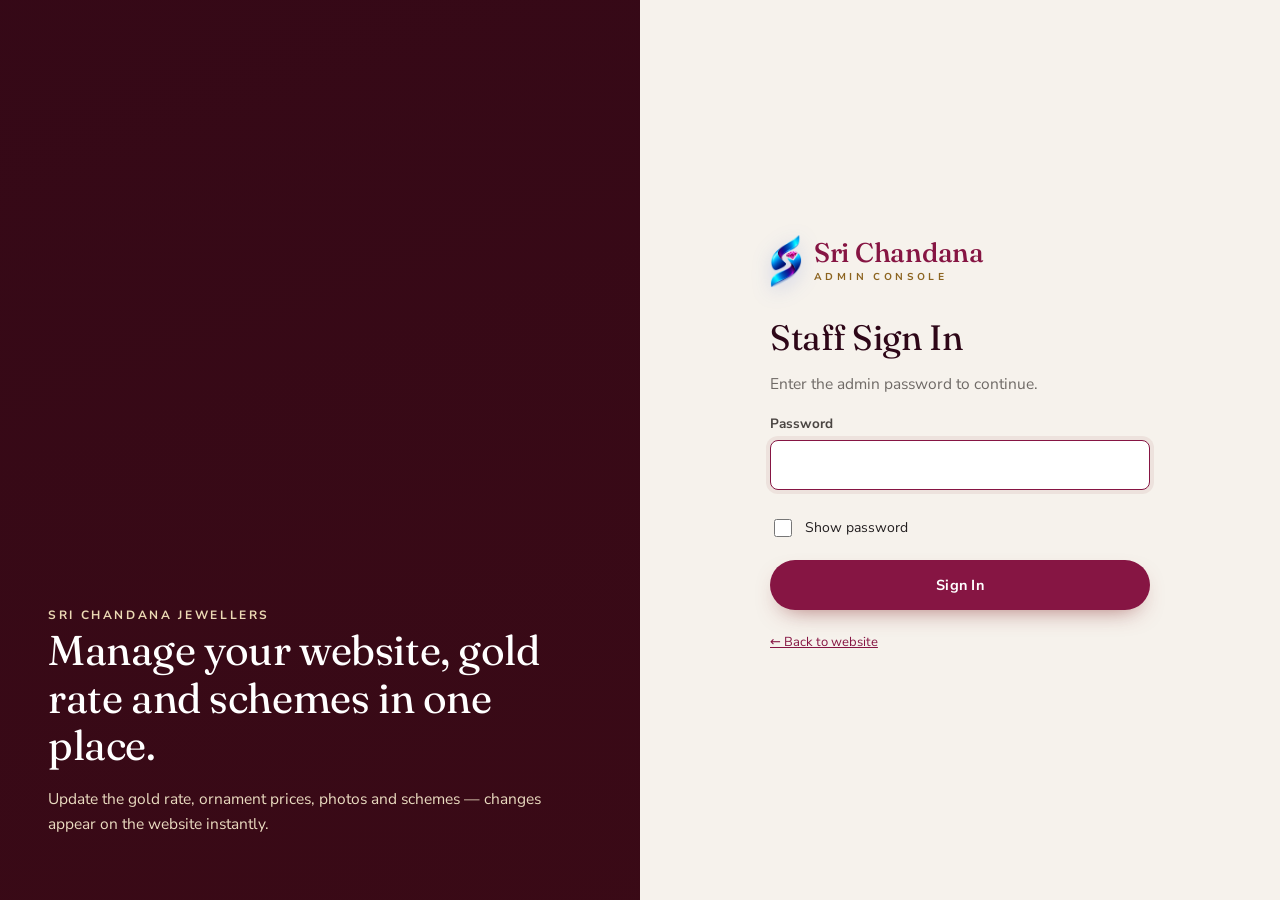
<file: admin.html>
<!doctype html>
<html lang="en">
<head>
  <meta charset="utf-8">
  <meta name="viewport" content="width=device-width, initial-scale=1">
  <meta name="robots" content="noindex, nofollow">
  <title>Admin | Sri Chandana Jewellers</title>
  <meta name="theme-color" content="#3B0A16">
  <link rel="icon" type="image/png" href="assets/favicon.png">
  <link rel="preconnect" href="https://fonts.googleapis.com"><link rel="preconnect" href="https://fonts.gstatic.com" crossorigin>
  <link href="https://fonts.googleapis.com/css2?family=Fraunces:opsz,wght@9..144,300;9..144,400;9..144,500;9..144,600&family=Nunito+Sans:wght@400;600;700;800&display=swap" rel="stylesheet">
  <link rel="stylesheet" href="css/style.css">
  <link rel="stylesheet" href="css/admin.css">
</head>
<body class="admin">
  <div id="root"></div>
  <div class="toast-wrap" role="status" aria-live="polite" id="toasts"></div>
  <dialog class="modal wide" id="dlg" aria-labelledby="dlgTitle"></dialog>
  <script src="js/store.js"></script>
  <script src="js/firebase-config.js"></script>
  <script src="js/cloud.js"></script>
  <script src="js/live-rate.js"></script>
  <script src="js/admin.js"></script>
</body>
</html>
</file>
<file: css/style.css>
/* Sri Chandana Jewellers — storefront styles (v2: light, premium, editorial) */
:root {
  --maroon: #861543;
  --maroon-2: #A11F54;
  --maroon-ink: #2E0718;
  --gold: #B8893A;
  --gold-text: #8C6420;
  --gold-soft: #EBD9B4;
  --gold-grad: linear-gradient(110deg, #9C7128 0%, #D9B266 35%, #F6E3B0 50%, #D3A956 65%, #9C7128 100%);
  --blush: #FBF3EE;
  --blush-2: #F6E8E0;
  --cream: #FFFFFF;
  --cream-2: #F7F1EC;
  --ink: #231F20;
  --ink-2: #4A4542;
  --muted: #6F6A66;
  --sub: #56544E;
  --line: #EDE3DB;
  --white: #FFFFFF;
  --ok: #1E7A46;
  --err: #B42318;
  --radius: 8px;
  --radius-lg: 16px;
  --radius-xl: 24px;
  --shadow: 0 1px 2px rgba(48, 7, 8, .04), 0 6px 20px rgba(48, 7, 8, .06);
  --shadow-lg: 0 24px 60px -18px rgba(48, 7, 8, .28);
  --serif: 'Fraunces', 'Cormorant Garamond', Georgia, serif;
  --sans: 'Nunito Sans', system-ui, -apple-system, 'Segoe UI', sans-serif;
  --ease: cubic-bezier(.22, .8, .24, 1);
  --ease-out: cubic-bezier(.16, 1, .3, 1);
  --wrap: 1320px;
}

*, *::before, *::after { box-sizing: border-box; }
html { scroll-behavior: smooth; -webkit-text-size-adjust: 100%; }
body { margin: 0; font-family: var(--sans); font-size: 15.5px; line-height: 1.6; color: var(--ink); background: var(--white); -webkit-font-smoothing: antialiased; text-rendering: optimizeLegibility; }
img { max-width: 100%; display: block; }
[hidden] { display: none !important; }
a { color: inherit; text-decoration: none; }
button, input, select, textarea { font: inherit; color: inherit; }
button { cursor: pointer; background: none; border: 0; padding: 0; }
:focus-visible { outline: 2px solid var(--maroon); outline-offset: 3px; border-radius: 4px; }
::selection { background: var(--gold-soft); color: var(--maroon-ink); }
.sr-only { position: absolute; width: 1px; height: 1px; overflow: hidden; clip: rect(0 0 0 0); white-space: nowrap; }
.skip { position: absolute; left: 8px; top: -60px; background: var(--maroon); color: #fff; padding: 10px 16px; z-index: 1000; border-radius: var(--radius); }
.skip:focus { top: 8px; }
.wrap { max-width: var(--wrap); margin: 0 auto; padding: 0 32px; }
h1, h2, h3, h4 { font-family: var(--serif); font-weight: 400; line-height: 1.15; margin: 0 0 .4em; color: var(--maroon-ink); font-optical-sizing: auto; letter-spacing: -.01em; }
h1 { font-size: clamp(2.2rem, 4.4vw, 3.6rem); }
h2 { font-size: clamp(1.9rem, 3vw, 2.5rem); }
h3 { font-size: 1.35rem; }
p { margin: 0 0 1em; }
.eyebrow { font-size: 12px; letter-spacing: .22em; text-transform: uppercase; color: var(--gold-text); font-weight: 700; }
.sub { font-family: var(--serif); font-weight: 300; font-size: clamp(1.1rem, 1.6vw, 1.4rem); color: var(--sub); }
.icon { width: 22px; height: 22px; stroke: currentColor; fill: none; stroke-width: 1.4; stroke-linecap: round; stroke-linejoin: round; flex: none; }
.icon-sm { width: 18px; height: 18px; }
.tnum { font-variant-numeric: tabular-nums; }

/* ---------- buttons (fill-sweep on hover) ---------- */
.btn { position: relative; isolation: isolate; overflow: hidden; display: inline-flex; align-items: center; justify-content: center; gap: 10px; min-height: 50px; padding: 0 30px; border-radius: 999px; font-size: 14.5px; font-weight: 700; letter-spacing: .02em; cursor: pointer; border: 1px solid transparent; white-space: nowrap; touch-action: manipulation; transition: color .4s var(--ease), border-color .4s, box-shadow .4s, transform .2s; }
.btn::before { content: ''; position: absolute; inset: 0; z-index: -1; transform: scaleX(0); transform-origin: right; transition: transform .5s var(--ease); }
.btn:hover::before { transform: scaleX(1); transform-origin: left; }
.btn:active { transform: scale(.97); }
.btn .icon { transition: transform .4s var(--ease); }
.btn:hover .icon.arrow { transform: translateX(4px); }
.btn-primary { background: var(--maroon); color: #fff; box-shadow: 0 10px 24px -12px rgba(131, 39, 41, .7); }
.btn-primary::before { background: var(--maroon-ink); }
.btn-gold { background: var(--gold-grad); background-size: 220% 100%; color: var(--maroon-ink); animation: sheen 6s linear infinite; }
.btn-gold::before { background: #fff; }
.btn-outline { border-color: var(--maroon); color: var(--maroon); background: transparent; }
.btn-outline::before { background: var(--maroon); }
.btn-outline:hover { color: #fff; }
.btn-ghost-light { border-color: rgba(255,255,255,.75); color: #fff; backdrop-filter: blur(4px); background: rgba(255,255,255,.08); }
.btn-ghost-light::before { background: #fff; }
.btn-ghost-light:hover { color: var(--maroon); }
.btn-white { background: #fff; color: var(--maroon); }
.btn-white::before { background: var(--maroon); }
.btn-white:hover { color: #fff; }
.btn-block { width: 100%; }
.btn[disabled] { opacity: .45; cursor: not-allowed; }
@keyframes sheen { to { background-position: -220% 0; } }
.link { position: relative; display: inline-flex; align-items: center; gap: 6px; color: var(--maroon); font-weight: 700; font-size: 14.5px; }
.link::after { content: ''; position: absolute; left: 0; right: 0; bottom: -3px; height: 1px; background: currentColor; transform: scaleX(.35); transform-origin: left; transition: transform .45s var(--ease); }
.link:hover::after { transform: scaleX(1); }

/* ---------- top offer bar ---------- */
.strip { background: linear-gradient(90deg, #4E0B10, #832729 50%, #4E0B10); color: #FCEFD9; font-size: 13.5px; position: relative; overflow: hidden; }
.strip::after { content: ''; position: absolute; top: 0; bottom: 0; width: 120px; left: -150px; background: linear-gradient(90deg, transparent, rgba(255, 236, 190, .25), transparent); animation: stripShine 7s ease-in-out infinite; }
@keyframes stripShine { 0%, 60% { left: -150px; } 100% { left: 110%; } }
.strip .wrap { display: flex; align-items: center; justify-content: space-between; gap: 16px; min-height: 40px; }
.rates { display: flex; gap: 20px; overflow-x: auto; scrollbar-width: none; white-space: nowrap; align-items: center; }
.rates::-webkit-scrollbar { display: none; }
.rates b { color: #fff; font-weight: 700; }
.rates .lbl { color: var(--gold-soft); margin-right: 6px; }
.rates .dot { width: 6px; height: 6px; border-radius: 50%; background: #5BE38B; box-shadow: 0 0 0 0 rgba(91, 227, 139, .7); animation: pulse 2s infinite; display: inline-block; margin-right: 8px; vertical-align: middle; }
@keyframes pulse { 70% { box-shadow: 0 0 0 7px rgba(91, 227, 139, 0); } 100% { box-shadow: 0 0 0 0 rgba(91, 227, 139, 0); } }
.offer-rot { font-family: var(--serif); font-size: 15px; position: relative; height: 22px; overflow: hidden; min-width: 260px; text-align: right; }
.offer-rot span { position: absolute; right: 0; top: 0; white-space: nowrap; opacity: 0; transform: translateY(100%); transition: transform .6s var(--ease), opacity .6s; }
.offer-rot span.on { opacity: 1; transform: none; }
.offer-rot span.off { opacity: 0; transform: translateY(-100%); }

/* ---------- header ---------- */
.header { position: sticky; top: 0; z-index: 50; background: rgba(255, 255, 255, .97); backdrop-filter: saturate(1.6) blur(12px); transition: box-shadow .4s var(--ease); }
.header.scrolled { box-shadow: 0 10px 30px -14px rgba(48, 7, 8, .18); }
.header-main { display: grid; grid-template-columns: auto 1fr auto; align-items: center; gap: 40px; min-height: 84px; transition: min-height .4s var(--ease); }
.header.scrolled .header-main { min-height: 68px; }
.logo { display: flex; align-items: center; gap: 12px; }
.logo-mark { width: auto; height: 54px; object-fit: contain; filter: drop-shadow(0 4px 10px rgba(40, 80, 200, .18)); transition: transform .8s var(--ease); }
.logo:hover .logo-mark { transform: translateY(-2px) scale(1.06); }
.logo-text { display: flex; flex-direction: column; line-height: 1; white-space: nowrap; }
.logo-text strong { font-family: var(--serif); font-size: 27px; font-weight: 500; color: var(--maroon); letter-spacing: -.01em; }
.logo-text span { font-size: 10px; letter-spacing: .34em; text-transform: uppercase; color: var(--gold-text); margin-top: 6px; font-weight: 700; }
.search { position: relative; max-width: 620px; width: 100%; justify-self: center; }
.search input { width: 100%; height: 50px; border: 1px solid var(--line); background: #fff; border-radius: 999px; padding: 0 22px 0 52px; font-size: 15px; transition: border-color .3s, box-shadow .3s; }
.search input::placeholder { color: #9A938E; }
.search input:hover { border-color: #D9C8BC; }
.search input:focus { outline: none; border-color: var(--maroon); box-shadow: 0 0 0 4px rgba(131, 39, 41, .08); }
.search button { position: absolute; left: 6px; top: 5px; width: 40px; height: 40px; display: grid; place-items: center; color: var(--maroon); border-radius: 50%; }
.search-results { position: absolute; top: 58px; left: 0; right: 0; background: #fff; border: 1px solid var(--line); border-radius: var(--radius-lg); box-shadow: var(--shadow-lg); max-height: 420px; overflow: auto; z-index: 60; opacity: 0; visibility: hidden; transform: translateY(-6px); transition: .3s var(--ease); }
.search-results.open { opacity: 1; visibility: visible; transform: none; }
.search-results a { display: flex; gap: 14px; align-items: center; padding: 10px 16px; font-size: 14.5px; transition: background .2s; }
.search-results a:hover, .search-results a:focus { background: var(--blush); }
.search-results img { width: 48px; height: 48px; object-fit: cover; border-radius: var(--radius); }
.actions { display: flex; justify-content: flex-end; gap: 2px; }
.act { position: relative; display: grid; place-items: center; width: 46px; height: 46px; color: var(--ink-2); border-radius: 50%; transition: background .3s, color .3s; }
.act:hover { color: var(--maroon); background: var(--blush); }
.act .icon { transition: transform .4s var(--ease); }
.act:hover .icon { transform: translateY(-2px); }
.act .lbl-txt { position: absolute; top: 100%; left: 50%; transform: translate(-50%, 4px); font-size: 11.5px; background: var(--maroon-ink); color: #fff; padding: 3px 8px; border-radius: 4px; white-space: nowrap; opacity: 0; pointer-events: none; transition: .25s var(--ease); }
.act:hover .lbl-txt, .act:focus-visible .lbl-txt { opacity: 1; transform: translate(-50%, 8px); }
.badge { position: absolute; top: 4px; right: 4px; min-width: 18px; height: 18px; border-radius: 9px; background: var(--maroon); color: #fff; font-size: 10.5px; display: grid; place-items: center; padding: 0 5px; font-weight: 700; border: 2px solid #fff; }
.badge:empty, .badge[data-n="0"] { display: none; }
.badge.bump { animation: bump .5s var(--ease); }
@keyframes bump { 40% { transform: scale(1.5); } }
.icon-btn.menu-btn { display: none; }

.nav { border-top: 1px solid var(--line); }
.nav > .wrap > ul { list-style: none; margin: 0; padding: 0; display: flex; justify-content: space-between; }
.nav > .wrap > ul > li > a { display: flex; align-items: center; gap: 9px; height: 54px; padding: 0 6px; font-size: 15px; color: var(--ink-2); position: relative; transition: color .3s; }
.nav > .wrap > ul > li > a .icon { width: 20px; height: 20px; color: var(--gold-text); transition: transform .5s var(--ease); }
.nav > .wrap > ul > li > a::after { content: ''; position: absolute; left: 0; right: 0; bottom: -1px; height: 2px; background: var(--maroon); transform: scaleX(0); transition: transform .45s var(--ease); }
.nav > .wrap > ul > li:hover > a, .nav a[aria-current="page"] { color: var(--maroon); }
.nav > .wrap > ul > li:hover > a .icon { transform: rotate(-10deg) scale(1.12); }
.nav > .wrap > ul > li:hover > a::after, .nav > .wrap > ul > li:focus-within > a::after, .nav a[aria-current="page"]::after { transform: scaleX(1); }
.mega { position: absolute; left: 0; right: 0; top: 100%; background: #fff; border-top: 1px solid var(--line); box-shadow: 0 30px 50px -30px rgba(48, 7, 8, .3); opacity: 0; visibility: hidden; transform: translateY(10px); transition: opacity .35s var(--ease), transform .35s var(--ease), visibility .35s; }
.nav li:hover > .mega, .nav li:focus-within > .mega { opacity: 1; visibility: visible; transform: none; }
.mega-inner { display: grid; grid-template-columns: repeat(3, 1fr) 1.5fr; gap: 40px; padding: 34px 32px 40px; max-width: var(--wrap); margin: 0 auto; }
.mega h4 { font-family: var(--sans); font-size: 12px; letter-spacing: .18em; text-transform: uppercase; color: var(--gold-text); font-weight: 800; margin-bottom: 16px; }
.mega ul { list-style: none; padding: 0; margin: 0; display: grid; gap: 10px; font-size: 15px; }
.mega ul a { display: inline-block; transition: color .25s, transform .35s var(--ease); }
.mega ul a:hover { color: var(--maroon); transform: translateX(5px); }
.mega-feature { position: relative; border-radius: var(--radius-lg); overflow: hidden; min-height: 230px; }
.mega-feature img { position: absolute; inset: 0; width: 100%; height: 100%; object-fit: cover; transition: transform 1.2s var(--ease); }
.mega-feature:hover img { transform: scale(1.06); }
.mega-feature span { position: absolute; left: 0; right: 0; bottom: 0; padding: 22px; color: #fff; background: linear-gradient(transparent, rgba(48, 7, 8, .85)); font-family: var(--serif); font-size: 23px; }

/* drawers */
.drawer-bg { position: fixed; inset: 0; background: rgba(30, 6, 10, .45); backdrop-filter: blur(3px); z-index: 90; opacity: 0; visibility: hidden; transition: .4s var(--ease); }
.drawer { position: fixed; top: 0; bottom: 0; left: 0; width: min(86vw, 370px); background: #fff; z-index: 100; transform: translateX(-100%); transition: transform .5s var(--ease-out); overflow-y: auto; padding: 20px; }
.drawer.right { left: auto; right: 0; transform: translateX(100%); width: min(94vw, 440px); display: flex; flex-direction: column; padding: 0; }
.drawer.open { transform: none; }
.drawer-bg.open { opacity: 1; visibility: visible; }
.drawer-head { display: flex; justify-content: space-between; align-items: center; padding-bottom: 14px; border-bottom: 1px solid var(--line); margin-bottom: 10px; }
.drawer.right .drawer-head { padding: 20px 24px; margin: 0; }
.drawer nav a { display: flex; justify-content: space-between; align-items: center; padding: 15px 4px; border-bottom: 1px solid var(--line); font-size: 15.5px; transition: color .25s, padding .35s var(--ease); }
.drawer nav a:hover { color: var(--maroon); padding-left: 10px; }
.icon-btn { width: 44px; height: 44px; display: grid; place-items: center; border-radius: 50%; color: var(--ink); transition: background .3s, transform .3s; }
.icon-btn:hover { background: var(--blush); }

/* ---------- hero: peeking carousel ---------- */
.hero { position: relative; padding: 22px 0 10px; overflow: hidden; overflow: clip; }
.hero-track { display: flex; gap: 20px; transition: transform .9s var(--ease-out); will-change: transform; }
.slide { position: relative; flex: 0 0 min(86vw, 1240px); aspect-ratio: 1240 / 520; border-radius: var(--radius-xl); overflow: hidden; background: var(--blush-2); transform: scale(.94); opacity: .55; transition: transform .9s var(--ease-out), opacity .9s; cursor: pointer; }
.slide.active { transform: none; opacity: 1; cursor: default; }
.slide img { width: 100%; height: 100%; object-fit: cover; transform: scale(1.08); transition: transform 8s linear; }
.slide.active img { transform: scale(1); }
.slide::after { content: ''; position: absolute; inset: 0; background: linear-gradient(90deg, rgba(48, 7, 8, .78) 0%, rgba(48, 7, 8, .35) 42%, transparent 70%); }
.slide-copy { position: absolute; inset: 0; z-index: 2; display: flex; align-items: center; padding: 0 clamp(28px, 6vw, 80px); }
.slide-copy .box { max-width: 500px; color: #FBEBDD; }
.slide-copy h1, .slide-copy h2 { color: #fff; font-size: clamp(2rem, 4.2vw, 3.6rem); font-weight: 300; }
.slide-copy p { font-size: 17px; color: #F4DECE; max-width: 420px; margin-bottom: 26px; }
.slide-copy .eyebrow { color: var(--gold-soft); display: block; margin-bottom: 14px; }
.slide .box > * { opacity: 0; transform: translateY(24px); }
.slide.active .box > * { animation: rise 1s var(--ease-out) forwards; }
.slide.active .box > *:nth-child(2) { animation-delay: .15s; }
.slide.active .box > *:nth-child(3) { animation-delay: .3s; }
.slide.active .box > *:nth-child(4) { animation-delay: .45s; }
@keyframes rise { to { opacity: 1; transform: none; } }
.hero-ctrl { display: flex; align-items: center; justify-content: center; gap: 16px; padding: 18px 0 6px; }
.dots { display: flex; gap: 8px; align-items: center; }
.dots button { width: 10px; height: 10px; border-radius: 999px; background: #E3D3C8; transition: width .5s var(--ease), background .3s; position: relative; overflow: hidden; }
.dots button[aria-current="true"] { width: 44px; background: #E8D7CC; }
.dots button[aria-current="true"]::after { content: ''; position: absolute; inset: 0; background: var(--maroon); transform-origin: left; animation: fill var(--dur, 6s) linear forwards; }
.hero.paused .dots button[aria-current="true"]::after { animation-play-state: paused; }
@keyframes fill { from { transform: scaleX(0); } to { transform: scaleX(1); } }
.hero-ctrl .icon-btn { width: 38px; height: 38px; border: 1px solid var(--line); color: var(--maroon); }
.hero-arrow { position: absolute; top: calc(50% - 30px); z-index: 4; width: 52px; height: 52px; border-radius: 50%; background: rgba(255,255,255,.92); color: var(--maroon); display: grid; place-items: center; box-shadow: var(--shadow); transition: transform .3s var(--ease), background .3s; }
.hero-arrow:hover { transform: scale(1.08); background: #fff; }
.hero-arrow.prev { left: max(16px, calc(50% - 650px)); }
.hero-arrow.next { right: max(16px, calc(50% - 650px)); }

/* ---------- trust ---------- */
.trust { padding: 30px 0 10px; }
.trust .wrap { display: grid; grid-template-columns: repeat(4, 1fr); gap: 16px; }
.trust-item { display: flex; align-items: center; gap: 14px; padding: 18px 20px; border-radius: var(--radius-lg); background: var(--blush); transition: transform .4s var(--ease), box-shadow .4s, background .4s; }
.trust-item:hover { transform: translateY(-4px); box-shadow: var(--shadow); background: #fff; }
.trust-item .ic { width: 50px; height: 50px; border-radius: 50%; background: #fff; display: grid; place-items: center; color: var(--maroon); flex: none; transition: transform .6s var(--ease); }
.trust-item:hover .ic { transform: rotateY(180deg); }
.trust-item .icon { width: 24px; height: 24px; }
.trust-item strong { display: block; font-size: 15px; color: var(--maroon-ink); font-family: var(--serif); font-weight: 500; }
.trust-item span { font-size: 13px; color: var(--muted); }

/* ---------- sections ---------- */
.section { padding: 80px 0; }
.section-tight { padding: 56px 0; }
.section-head { text-align: center; max-width: 720px; margin: 0 auto 44px; }
.section-head h2 { margin-bottom: 6px; }
.section-head p { color: var(--muted); }
.ornament { display: flex; align-items: center; justify-content: center; gap: 10px; margin: 12px 0 0; color: var(--gold); font-size: 10px; }
.ornament::before, .ornament::after { content: ''; width: 64px; height: 1px; background: linear-gradient(90deg, transparent, currentColor); }
.ornament::after { transform: scaleX(-1); }
.row-head { display: flex; align-items: flex-end; justify-content: space-between; gap: 16px; margin-bottom: 30px; }
.row-head h2 { margin: 0; }
.bg-white { background: #fff; }
.bg-cream2, .bg-blush { background: var(--blush); }

/* categories — Tanishq style tiles */
.cats { display: grid; grid-template-columns: repeat(4, 1fr); gap: 22px; }
.cat { position: relative; display: block; }
.cat-img { position: relative; aspect-ratio: 1; border-radius: var(--radius-lg); overflow: hidden; background: var(--blush); }
.cat-img img { width: 100%; height: 100%; object-fit: cover; transition: transform 1.1s var(--ease); }
.cat:hover .cat-img img { transform: scale(1.09); }
.cat span.cat-name { display: flex; align-items: center; justify-content: center; gap: 6px; margin-top: 14px; font-family: var(--serif); font-size: 1.15rem; color: var(--maroon-ink); transition: color .3s; }
.cat span.cat-name .icon { width: 16px; height: 16px; opacity: 0; transform: translateX(-8px); transition: .4s var(--ease); }
.cat:hover span.cat-name { color: var(--maroon); }
.cat:hover span.cat-name .icon { opacity: 1; transform: none; }
.cat.all .cat-img { display: grid; place-items: center; background: var(--blush-2); text-align: center; }
.cat.all .cat-img strong { font-family: var(--serif); font-size: 2.6rem; color: var(--maroon); font-weight: 300; display: block; line-height: 1; }
.cat.all .cat-img small { color: var(--muted); }

/* gold shimmer sweep for image hovers */
.shine { position: relative; overflow: hidden; }
.shine::after { content: ''; position: absolute; top: 0; left: -75%; width: 50%; height: 100%; background: linear-gradient(100deg, transparent, rgba(255, 244, 214, .45), transparent); transform: skewX(-20deg); pointer-events: none; z-index: 3; }
.shine:hover::after, a:hover > .shine::after, .card:hover .shine::after, .cat:hover .shine::after { animation: shine 1s var(--ease); }
@keyframes shine { to { left: 130%; } }

/* collections carousel */
.collections { display: grid; grid-auto-flow: column; grid-auto-columns: calc((100% - 60px) / 4); gap: 20px; overflow-x: auto; scroll-snap-type: x mandatory; scrollbar-width: none; padding-bottom: 4px; }
.collections::-webkit-scrollbar { display: none; }
.col-card { position: relative; aspect-ratio: 3 / 4.2; border-radius: var(--radius-lg); overflow: hidden; scroll-snap-align: start; background: var(--blush-2); }
.col-card img { position: absolute; inset: 0; width: 100%; height: 100%; object-fit: cover; transition: transform 1.2s var(--ease); }
.col-card::before { content: ''; position: absolute; inset: 0; z-index: 1; background: linear-gradient(180deg, transparent 45%, rgba(48, 7, 8, .82)); transition: opacity .5s; }
.col-card:hover img { transform: scale(1.07); }
.col-copy { position: absolute; z-index: 2; left: 22px; right: 22px; bottom: 22px; color: #fff; }
.col-copy small { font-size: 12px; letter-spacing: .18em; text-transform: uppercase; color: var(--gold-soft); font-weight: 700; }
.col-copy h3 { color: #fff; font-size: 1.6rem; margin: 4px 0 0; font-weight: 400; }
.col-copy .go { display: inline-flex; align-items: center; gap: 8px; margin-top: 10px; font-size: 14px; font-weight: 700; max-height: 0; opacity: 0; overflow: hidden; transition: max-height .5s var(--ease), opacity .5s, margin .5s; }
.col-card:hover .go, .col-card:focus-visible .go { max-height: 30px; opacity: 1; }
.col-card .frame { position: absolute; inset: 12px; z-index: 2; border: 1px solid rgba(235, 217, 180, .0); border-radius: 10px; transition: border-color .6s, inset .6s var(--ease); pointer-events: none; }
.col-card:hover .frame { border-color: rgba(235, 217, 180, .7); inset: 14px; }

/* world tiles (2x2) */
.world { display: grid; grid-template-columns: 1fr 1fr; gap: 20px; }
.world a { position: relative; aspect-ratio: 16 / 10; border-radius: var(--radius-lg); overflow: hidden; display: block; background: var(--blush-2); }
.world img { position: absolute; inset: 0; width: 100%; height: 100%; object-fit: cover; transition: transform 1.4s var(--ease); }
.world a::before { content: ''; position: absolute; inset: 0; z-index: 1; background: linear-gradient(180deg, transparent 40%, rgba(48, 7, 8, .75)); }
.world a:hover img { transform: scale(1.06); }
.world .w-copy { position: absolute; z-index: 2; left: 30px; bottom: 26px; right: 30px; color: #fff; display: flex; align-items: flex-end; justify-content: space-between; gap: 16px; }
.world h3 { color: #fff; font-size: 2rem; margin: 0; font-weight: 400; }
.world p { margin: 4px 0 0; color: #F2DDCF; font-size: 14.5px; }
.world .circle { width: 50px; height: 50px; border-radius: 50%; border: 1px solid rgba(255,255,255,.6); display: grid; place-items: center; flex: none; transition: background .4s, color .4s, transform .5s var(--ease); }
.world a:hover .circle { background: #fff; color: var(--maroon); transform: rotate(-45deg); }

/* product cards */
.grid { display: grid; grid-template-columns: repeat(4, 1fr); gap: 24px; }
.card { position: relative; background: #fff; border-radius: var(--radius-lg); display: flex; flex-direction: column; transition: transform .5s var(--ease); }
.card-media { position: relative; aspect-ratio: 1; overflow: hidden; background: #F7F2EE; border-radius: var(--radius-lg); }
.card-media img { width: 100%; height: 100%; object-fit: cover; transition: opacity .6s var(--ease), transform 1.2s var(--ease); }
.card-media img.alt { position: absolute; inset: 0; opacity: 0; transform: scale(1.06); }
.card:hover .card-media img.alt { opacity: 1; transform: scale(1); }
.card:hover .card-media img:first-of-type { transform: scale(1.06); }
.card-tag { position: absolute; top: 14px; left: 14px; background: #fff; color: var(--maroon); font-size: 11.5px; letter-spacing: .04em; padding: 5px 11px; border-radius: 999px; font-weight: 800; z-index: 3; box-shadow: var(--shadow); }
.card-tag.gold { background: var(--gold-grad); background-size: 220% 100%; color: var(--maroon-ink); animation: sheen 6s linear infinite; }
.wish-btn { position: absolute; top: 10px; right: 10px; z-index: 3; width: 40px; height: 40px; border-radius: 50%; background: rgba(255,255,255,.95); display: grid; place-items: center; color: var(--maroon); box-shadow: var(--shadow); transition: transform .35s var(--ease); }
.wish-btn:hover { transform: scale(1.12); }
.wish-btn[aria-pressed="true"] svg { fill: var(--maroon); animation: heart .5s var(--ease); }
@keyframes heart { 30% { transform: scale(1.4); } 60% { transform: scale(.9); } }
.card-quick { position: absolute; left: 12px; right: 12px; bottom: 12px; z-index: 3; transform: translateY(calc(100% + 14px)); transition: transform .5s var(--ease); }
.card:hover .card-quick, .card:focus-within .card-quick { transform: none; }
.card-add { width: 100%; min-height: 44px; border-radius: 999px; background: rgba(255,255,255,.96); color: var(--maroon); font-size: 14px; font-weight: 800; display: flex; align-items: center; justify-content: center; gap: 8px; box-shadow: var(--shadow); transition: background .3s, color .3s; position: relative; z-index: 3; }
.card-add:hover { background: var(--maroon); color: #fff; }
.card-add[disabled] { opacity: .7; cursor: not-allowed; }
.card-body { padding: 14px 4px 6px; display: flex; flex-direction: column; gap: 2px; flex: 1; }
.card-meta { font-size: 12.5px; color: var(--muted); }
.card-title { font-family: var(--sans); font-size: 15.5px; font-weight: 600; color: var(--ink); line-height: 1.35; margin: 0; display: -webkit-box; -webkit-line-clamp: 2; -webkit-box-orient: vertical; overflow: hidden; }
.card-title a::after { content: ''; position: absolute; inset: 0; z-index: 2; }
.card-title a { transition: color .3s; }
.card:hover .card-title a { color: var(--maroon); }
.card-price { display: flex; align-items: baseline; gap: 8px; margin-top: 6px; }
.card-price strong { font-size: 17px; color: var(--ink); font-weight: 800; font-variant-numeric: tabular-nums; }
.card-price small { font-size: 12px; color: var(--muted); }

.scroller { display: grid; grid-auto-flow: column; grid-auto-columns: calc((100% - 72px) / 4); gap: 24px; overflow-x: auto; scroll-snap-type: x mandatory; padding-bottom: 6px; scrollbar-width: none; }
.scroller::-webkit-scrollbar { display: none; }
.scroller > * { scroll-snap-align: start; }
.scroll-ctrl { display: flex; gap: 10px; }
.scroll-ctrl .icon-btn { border: 1px solid var(--line); background: #fff; color: var(--maroon); width: 46px; height: 46px; }
.scroll-ctrl .icon-btn:hover { background: var(--maroon); color: #fff; border-color: var(--maroon); }

/* tabs */
.tabs { display: flex; justify-content: center; gap: 8px; margin-bottom: 34px; flex-wrap: wrap; position: relative; }
.tab { min-height: 44px; padding: 0 22px; border-radius: 999px; border: 1px solid var(--line); font-size: 14.5px; font-weight: 700; color: var(--ink-2); background: #fff; transition: background .35s var(--ease), color .35s, border-color .35s; }
.tab:hover { border-color: var(--maroon); color: var(--maroon); }
.tab[aria-selected="true"] { background: var(--maroon); border-color: var(--maroon); color: #fff; }
.fade-swap { animation: fadeUp .6s var(--ease-out); }
@keyframes fadeUp { from { opacity: 0; transform: translateY(14px); } }

/* gold rate band (light) */
.rate-band { background: linear-gradient(135deg, #FBF3EE 0%, #F6E5DA 100%); position: relative; overflow: hidden; }
.rate-band::before { content: ''; position: absolute; width: 520px; height: 520px; right: -140px; top: -180px; border-radius: 50%; background: radial-gradient(circle, rgba(212, 169, 86, .22), transparent 65%); }
.rate-band .wrap { position: relative; display: grid; grid-template-columns: 1fr 1.05fr; gap: 64px; align-items: center; }
.rate-cards { display: grid; grid-template-columns: repeat(2, 1fr); gap: 16px; }
.rate-card { border-radius: var(--radius-lg); padding: 22px 24px; background: #fff; box-shadow: var(--shadow); position: relative; overflow: hidden; transition: transform .45s var(--ease), box-shadow .45s; }
.rate-card:hover { transform: translateY(-5px); box-shadow: var(--shadow-lg); }
.rate-card::before { content: ''; position: absolute; left: 0; top: 0; bottom: 0; width: 4px; background: var(--gold-grad); }
.rate-card span { font-size: 13px; font-weight: 700; color: var(--gold-text); }
.rate-card strong { display: block; font-family: var(--serif); font-size: 2.1rem; font-weight: 400; color: var(--maroon-ink); font-variant-numeric: tabular-nums; line-height: 1.2; margin-top: 4px; }
.rate-card small { color: var(--muted); }
.updated { font-size: 13px; color: var(--muted); margin-top: 14px; display: flex; align-items: center; gap: 8px; }

/* split feature */
.split { display: grid; grid-template-columns: 1fr 1fr; gap: 72px; align-items: center; }
.split-media { position: relative; border-radius: var(--radius-xl); overflow: hidden; aspect-ratio: 4/4.6; }
.split-media img { width: 100%; height: 100%; object-fit: cover; transition: transform 1.4s var(--ease); }
.split-media:hover img { transform: scale(1.04); }
.split-media .float { position: absolute; left: 22px; bottom: 22px; background: rgba(255,255,255,.95); backdrop-filter: blur(6px); border-radius: var(--radius-lg); padding: 16px 22px; box-shadow: var(--shadow-lg); animation: floaty 5s ease-in-out infinite; }
@keyframes floaty { 50% { transform: translateY(-8px); } }
.float strong { font-family: var(--serif); font-size: 2.1rem; font-weight: 400; color: var(--maroon); display: block; line-height: 1; }
.float span { font-size: 13px; color: var(--muted); }
.ticks { list-style: none; padding: 0; margin: 0 0 30px; display: grid; gap: 14px; }
.ticks li { display: flex; gap: 12px; align-items: flex-start; }
.ticks .icon { color: var(--maroon); margin-top: 2px; background: var(--blush); border-radius: 50%; padding: 4px; width: 26px; height: 26px; }

/* bridal regional cards */
.bridal { display: grid; grid-template-columns: repeat(5, 1fr); gap: 18px; }
.bridal a { display: block; }
.bridal .b-img { aspect-ratio: 3 / 4; border-radius: 200px 200px var(--radius-lg) var(--radius-lg); overflow: hidden; background: var(--blush-2); }
.bridal img { width: 100%; height: 100%; object-fit: cover; transition: transform 1.2s var(--ease); }
.bridal a:hover img { transform: scale(1.08); }
.bridal h3 { font-size: 1.1rem; text-align: center; margin: 14px 0 0; transition: color .3s; }
.bridal a:hover h3 { color: var(--maroon); }

/* budget + gender */
.chips-row { display: grid; grid-template-columns: repeat(4, 1fr); gap: 18px; }
.price-chip { border: 1px solid var(--line); background: #fff; border-radius: var(--radius-lg); padding: 28px 20px; text-align: center; position: relative; overflow: hidden; transition: border-color .4s, transform .4s var(--ease), box-shadow .4s; }
.price-chip::before { content: ''; position: absolute; inset: auto 0 0 0; height: 0; background: var(--blush); transition: height .5s var(--ease); z-index: 0; }
.price-chip > * { position: relative; }
.price-chip:hover { border-color: var(--gold); transform: translateY(-4px); box-shadow: var(--shadow); }
.price-chip:hover::before { height: 100%; }
.price-chip small { display: block; font-size: 13px; color: var(--muted); }
.price-chip strong { font-family: var(--serif); font-weight: 400; font-size: 1.9rem; color: var(--maroon-ink); }
.gender { display: grid; grid-template-columns: repeat(3, 1fr); gap: 20px; }
.gender a { position: relative; aspect-ratio: 3/3.8; border-radius: var(--radius-lg); overflow: hidden; }
.gender img { width: 100%; height: 100%; object-fit: cover; transition: transform 1.3s var(--ease); }
.gender a:hover img { transform: scale(1.07); }
.gender span { position: absolute; left: 0; right: 0; bottom: 0; padding: 28px 24px; color: #fff; font-family: var(--serif); font-size: 1.9rem; background: linear-gradient(transparent, rgba(48, 7, 8, .8)); display: flex; justify-content: space-between; align-items: center; }
.gender span .icon { transition: transform .5s var(--ease); }
.gender a:hover span .icon { transform: translateX(6px); }

/* assurance */
.assure { display: grid; grid-template-columns: 1.1fr 2fr; gap: 50px; align-items: center; background: var(--blush); border-radius: var(--radius-xl); padding: 50px 54px; }
.assure h2 { font-size: clamp(2.2rem, 4vw, 3.4rem); font-weight: 300; }
.assure-grid { display: grid; grid-template-columns: repeat(4, 1fr); gap: 16px; }
.assure-grid div { text-align: center; padding: 22px 10px; background: #fff; border-radius: var(--radius-lg); transition: transform .45s var(--ease), box-shadow .45s; }
.assure-grid div:hover { transform: translateY(-6px); box-shadow: var(--shadow-lg); }
.assure-grid .icon { width: 34px; height: 34px; color: var(--maroon); margin: 0 auto 10px; stroke-width: 1.2; }
.assure-grid strong { display: block; font-family: var(--serif); font-weight: 500; color: var(--maroon-ink); font-size: 15.5px; }
.assure-grid small { color: var(--muted); font-size: 12.5px; }

/* exchange banner */
.xbanner { position: relative; border-radius: var(--radius-xl); overflow: hidden; min-height: 360px; display: flex; align-items: center; }
.xbanner img { position: absolute; inset: 0; width: 100%; height: 100%; object-fit: cover; transition: transform 1.6s var(--ease); }
.xbanner:hover img { transform: scale(1.04); }
.xbanner::before { content: ''; position: absolute; inset: 0; z-index: 1; background: linear-gradient(90deg, rgba(251, 243, 238, .97) 0%, rgba(251, 243, 238, .85) 42%, rgba(251, 243, 238, 0) 72%); }
.xbanner .x-copy { position: relative; z-index: 2; max-width: 520px; padding: 44px 54px; }
.xbanner h2 { font-weight: 300; }
.stat-row { display: flex; gap: 34px; margin: 18px 0 26px; }
.stat-row strong { font-family: var(--serif); font-size: 2.2rem; font-weight: 400; color: var(--maroon); display: block; line-height: 1; }
.stat-row small { color: var(--muted); font-size: 13px; }

/* testimonials */
.quotes { display: grid; grid-template-columns: repeat(3, 1fr); gap: 22px; }
.quote { background: #fff; border: 1px solid var(--line); border-radius: var(--radius-lg); padding: 30px; position: relative; transition: transform .45s var(--ease), box-shadow .45s, border-color .45s; }
.quote:hover { transform: translateY(-6px); box-shadow: var(--shadow-lg); border-color: transparent; }
.quote::before { content: '“'; position: absolute; top: 4px; right: 22px; font-family: var(--serif); font-size: 90px; line-height: 1; color: var(--blush-2); }
.stars { color: var(--gold); display: flex; gap: 2px; margin-bottom: 14px; }
.stars svg { width: 16px; height: 16px; fill: currentColor; stroke: none; }
.quote p { font-family: var(--serif); font-weight: 300; font-size: 1.15rem; line-height: 1.55; color: var(--ink); position: relative; }
.quote footer { font-size: 14px; color: var(--muted); }
.quote footer strong { color: var(--maroon-ink); }

/* experience / visit */
.exp { display: grid; grid-template-columns: 1fr 1fr; gap: 20px; }
.exp-card { position: relative; border-radius: var(--radius-xl); overflow: hidden; min-height: 380px; display: flex; align-items: flex-end; }
.exp-card img { position: absolute; inset: 0; width: 100%; height: 100%; object-fit: cover; transition: transform 1.4s var(--ease); }
.exp-card:hover img { transform: scale(1.06); }
.exp-card::before { content: ''; position: absolute; inset: 0; z-index: 1; background: linear-gradient(180deg, transparent 30%, rgba(48, 7, 8, .85)); }
.exp-card .e-copy { position: relative; z-index: 2; padding: 32px; color: #F6E3D6; }
.exp-card h3 { color: #fff; font-size: 2rem; font-weight: 400; margin-bottom: 6px; }
.visit { display: grid; grid-template-columns: 1fr 1.1fr; border-radius: var(--radius-xl); overflow: hidden; background: var(--blush); }
.visit-info { padding: 48px; }
.visit iframe { width: 100%; height: 100%; min-height: 420px; border: 0; display: block; }
.info-list { list-style: none; padding: 0; margin: 0 0 28px; display: grid; gap: 16px; }
.info-list li { display: flex; gap: 14px; }
.info-list .icon { color: var(--maroon); margin-top: 2px; }
.btn-row { display: flex; gap: 12px; flex-wrap: wrap; }

/* instagram */
.insta { display: grid; grid-template-columns: repeat(6, 1fr); gap: 12px; }
.insta a { aspect-ratio: 1; overflow: hidden; position: relative; border-radius: var(--radius-lg); }
.insta img { width: 100%; height: 100%; object-fit: cover; transition: transform 1s var(--ease); }
.insta a::after { content: ''; position: absolute; inset: 0; background: rgba(131, 39, 41, .55) url("data:image/svg+xml,%3Csvg xmlns='http://www.w3.org/2000/svg' viewBox='0 0 24 24' fill='none' stroke='white' stroke-width='1.5'%3E%3Crect x='2' y='2' width='20' height='20' rx='5'/%3E%3Ccircle cx='12' cy='12' r='4'/%3E%3C/svg%3E") center/34px no-repeat; opacity: 0; transition: opacity .4s; }
.insta a:hover::after { opacity: 1; }
.insta a:hover img { transform: scale(1.1); }

/* newsletter */
.news { background: var(--blush); }
.news .wrap { display: flex; align-items: center; justify-content: space-between; gap: 30px; padding-top: 44px; padding-bottom: 44px; }
.news h3 { font-size: 1.9rem; font-weight: 400; margin: 0; }
.news form { display: flex; gap: 10px; flex: 1; max-width: 500px; }
.news input { flex: 1; min-height: 50px; border: 1px solid var(--line); background: #fff; border-radius: 999px; padding: 0 22px; transition: border-color .3s, box-shadow .3s; }
.news input:focus { outline: none; border-color: var(--maroon); box-shadow: 0 0 0 4px rgba(131, 39, 41, .08); }

/* footer (light, like Tanishq) */
.footer { background: #fff; color: var(--ink-2); font-size: 14.5px; padding-top: 64px; border-top: 1px solid var(--line); }
.footer-grid { display: grid; grid-template-columns: 1.5fr 1fr 1fr 1fr 1.3fr; gap: 40px; }
.footer h4 { font-family: var(--serif); color: var(--maroon-ink); font-size: 18px; font-weight: 500; margin-bottom: 18px; }
.footer ul { list-style: none; padding: 0; margin: 0; display: grid; gap: 11px; }
.footer ul a { display: inline-block; transition: color .25s, transform .35s var(--ease); }
.footer ul a:hover { color: var(--maroon); transform: translateX(4px); }
.footer .logo { margin-bottom: 18px; }
.socials { display: flex; gap: 10px; margin-top: 20px; }
.socials a { width: 44px; height: 44px; border: 1px solid var(--line); border-radius: 50%; display: grid; place-items: center; color: var(--maroon); transition: background .35s, color .35s, transform .35s var(--ease), border-color .35s; }
.socials a:hover { background: var(--maroon); color: #fff; border-color: var(--maroon); transform: translateY(-3px); }
.footer-bottom { border-top: 1px solid var(--line); margin-top: 52px; padding: 24px 0; display: flex; justify-content: space-between; gap: 16px; flex-wrap: wrap; font-size: 13px; color: var(--muted); }
.pay-icons { display: flex; gap: 8px; flex-wrap: wrap; }
.pay-icons span { border: 1px solid var(--line); border-radius: 6px; padding: 4px 10px; font-size: 11.5px; font-weight: 700; letter-spacing: .04em; color: var(--ink-2); }

/* floating whatsapp */
.wa-float { position: fixed; right: 22px; bottom: 22px; z-index: 40; width: 58px; height: 58px; border-radius: 50%; background: #1FA855; color: #fff; display: grid; place-items: center; box-shadow: 0 10px 28px rgba(31, 168, 85, .45); transition: transform .35s var(--ease); }
.wa-float::before { content: ''; position: absolute; inset: 0; border-radius: 50%; border: 2px solid #1FA855; animation: ring 2.4s ease-out infinite; }
@keyframes ring { to { transform: scale(1.6); opacity: 0; } }
.wa-float:hover { transform: scale(1.08) rotate(-8deg); }
.wa-float svg { width: 30px; height: 30px; fill: #fff; }
.to-top { position: fixed; right: 30px; bottom: 92px; z-index: 40; width: 42px; height: 42px; border-radius: 50%; background: #fff; color: var(--maroon); box-shadow: var(--shadow); display: grid; place-items: center; opacity: 0; visibility: hidden; transform: translateY(10px); transition: .4s var(--ease); }
.to-top.show { opacity: 1; visibility: visible; transform: none; }
.to-top:hover { background: var(--maroon); color: #fff; }

/* ---------- page header / breadcrumb ---------- */
.page-hero { background: var(--blush); padding: 48px 0 46px; position: relative; overflow: hidden; text-align: center; }
.page-hero::before { content: ''; position: absolute; inset: 0; background: var(--bg, none) center/cover; opacity: .12; }
.page-hero::after { content: ''; position: absolute; width: 480px; height: 480px; left: -160px; bottom: -280px; border-radius: 50%; background: radial-gradient(circle, rgba(212, 169, 86, .25), transparent 65%); }
.page-hero .wrap { position: relative; z-index: 1; }
.page-hero h1 { font-size: clamp(2.1rem, 4vw, 3.2rem); margin: 8px 0 6px; font-weight: 400; }
.page-hero p { color: var(--sub); font-family: var(--serif); font-weight: 300; font-size: 1.15rem; max-width: 680px; margin-left: auto !important; margin-right: auto !important; }
.crumbs { font-size: 13.5px; color: var(--muted); display: flex; gap: 8px; flex-wrap: wrap; justify-content: center; }
.crumbs a { transition: color .25s; }
.crumbs a:hover { color: var(--maroon); }
.crumbs.dark { justify-content: flex-start; padding: 20px 0; }

/* ---------- shop ---------- */
.shop { display: grid; grid-template-columns: 270px 1fr; gap: 40px; padding-top: 40px; padding-bottom: 90px; }
.filters { position: sticky; top: 160px; align-self: start; max-height: calc(100vh - 180px); overflow: auto; padding-right: 8px; scrollbar-width: thin; }
.filter-group { border-bottom: 1px solid var(--line); padding: 18px 0; }
.filter-group h4 { font-family: var(--serif); font-size: 17px; font-weight: 500; color: var(--maroon-ink); margin-bottom: 10px; }
.check { display: flex; align-items: center; gap: 10px; min-height: 36px; font-size: 14.5px; cursor: pointer; transition: color .2s; }
.check:hover { color: var(--maroon); }
.check input { width: 18px; height: 18px; accent-color: var(--maroon); }
.check .count { margin-left: auto; color: var(--muted); font-size: 12.5px; background: var(--blush); border-radius: 999px; padding: 0 8px; }
.range-row { display: flex; gap: 8px; align-items: center; }
.range-row input { width: 100%; min-height: 42px; border: 1px solid var(--line); border-radius: var(--radius); padding: 0 12px; background: #fff; }
.toolbar { display: flex; justify-content: space-between; align-items: center; gap: 14px; margin-bottom: 22px; flex-wrap: wrap; }
.toolbar select { min-height: 46px; border: 1px solid var(--line); border-radius: 999px; padding: 0 18px; background: #fff; cursor: pointer; }
.active-chips { display: flex; gap: 8px; flex-wrap: wrap; }
.chip { display: inline-flex; align-items: center; gap: 6px; min-height: 34px; padding: 0 6px 0 14px; border-radius: 999px; background: var(--blush); font-size: 13.5px; animation: fadeUp .4s var(--ease-out); }
.chip button { width: 26px; height: 26px; display: grid; place-items: center; border-radius: 50%; transition: background .2s; }
.chip button:hover { background: #fff; color: var(--maroon); }
.filter-toggle { display: none; }
.empty { text-align: center; padding: 70px 20px; border-radius: var(--radius-lg); background: var(--blush); }
.empty .icon { width: 44px; height: 44px; color: var(--maroon); margin: 0 auto 14px; }

/* ---------- product detail ---------- */
.pdp { display: grid; grid-template-columns: 1.15fr 1fr; gap: 60px; padding-bottom: 70px; }
.gallery { display: grid; grid-template-columns: 86px 1fr; gap: 16px; align-self: start; position: sticky; top: 160px; }
.thumbs { display: flex; flex-direction: column; gap: 12px; }
.thumbs button { aspect-ratio: 1; border: 2px solid transparent; border-radius: var(--radius); overflow: hidden; background: #F7F2EE; transition: border-color .3s, transform .3s var(--ease); }
.thumbs button:hover { transform: scale(1.04); }
.thumbs button[aria-current="true"] { border-color: var(--maroon); }
.thumbs img { width: 100%; height: 100%; object-fit: cover; }
.main-img { position: relative; aspect-ratio: 1; border-radius: var(--radius-xl); overflow: hidden; background: #F7F2EE; cursor: zoom-in; }
.main-img img { width: 100%; height: 100%; object-fit: cover; transition: transform .25s ease-out, opacity .4s; transform-origin: var(--zx, 50%) var(--zy, 50%); }
.main-img.zoom img { transform: scale(2.1); }
.pdp-info .sku { font-size: 13px; color: var(--muted); }
.pdp-info h1 { font-size: clamp(2rem, 3.2vw, 2.7rem); margin: 6px 0 10px; font-weight: 400; }
.pdp-price { display: flex; align-items: baseline; gap: 12px; margin: 14px 0 4px; }
.pdp-price strong { font-size: 30px; color: var(--ink); font-variant-numeric: tabular-nums; font-weight: 800; }
.pdp-price small { color: var(--muted); }
.spec-pills { display: flex; gap: 8px; flex-wrap: wrap; margin: 18px 0; }
.spec-pills span { background: var(--blush); border-radius: 999px; padding: 7px 15px; font-size: 13.5px; }
.spec-pills b { color: var(--maroon); font-weight: 700; }
.field { display: grid; gap: 6px; margin-bottom: 16px; }
.field label, .label { font-size: 13.5px; font-weight: 700; color: var(--ink-2); }
.field input, .field select, .field textarea { min-height: 50px; border: 1px solid var(--line); border-radius: var(--radius); padding: 10px 16px; background: #fff; font-size: 15px; width: 100%; transition: border-color .3s, box-shadow .3s; }
.field textarea { min-height: 100px; resize: vertical; }
.field input:hover, .field select:hover, .field textarea:hover { border-color: #D9C8BC; }
.field input:focus, .field select:focus, .field textarea:focus { outline: none; border-color: var(--maroon); box-shadow: 0 0 0 4px rgba(131, 39, 41, .08); }
.field .hint { font-size: 13px; color: var(--muted); }
.field .err { font-size: 13px; color: var(--err); display: none; }
.field.invalid input, .field.invalid select, .field.invalid textarea { border-color: var(--err); }
.field.invalid .err { display: block; animation: fadeUp .3s; }
.req { color: var(--err); }
.sizes { display: flex; gap: 8px; flex-wrap: wrap; }
.sizes button { min-width: 50px; min-height: 46px; border: 1px solid var(--line); background: #fff; border-radius: 999px; font-size: 14px; transition: .3s var(--ease); }
.sizes button:hover { border-color: var(--maroon); }
.sizes button[aria-pressed="true"] { border-color: var(--maroon); background: var(--maroon); color: #fff; }
.buy-row { display: grid; grid-template-columns: 1fr 1fr 54px; gap: 10px; margin: 22px 0 14px; }
.buy-row .wish-btn { position: static; width: 54px; height: 50px; border-radius: 999px; border: 1px solid var(--line); background: #fff; box-shadow: none; }
.pin-check { display: flex; gap: 8px; }
.pin-check input { flex: 1; min-height: 48px; border: 1px solid var(--line); border-radius: 999px; padding: 0 18px; background: #fff; }
.pin-msg { font-size: 13.5px; margin-top: 8px; min-height: 20px; }
.perks { display: grid; grid-template-columns: repeat(2, 1fr); gap: 10px; margin: 20px 0; }
.perks div { display: flex; align-items: center; gap: 10px; font-size: 13.5px; background: var(--blush); border-radius: var(--radius); padding: 13px 14px; transition: transform .35s var(--ease); }
.perks div:hover { transform: translateY(-2px); }
.perks .icon { color: var(--maroon); }
details.acc { border-top: 1px solid var(--line); }
details.acc:last-of-type { border-bottom: 1px solid var(--line); }
details.acc summary { list-style: none; display: flex; justify-content: space-between; align-items: center; min-height: 58px; cursor: pointer; font-family: var(--serif); font-size: 18px; color: var(--maroon-ink); }
details.acc summary::-webkit-details-marker { display: none; }
details.acc summary::after { content: ''; width: 10px; height: 10px; border-right: 1.5px solid var(--maroon); border-bottom: 1.5px solid var(--maroon); transform: rotate(45deg); transition: transform .4s var(--ease); margin-right: 6px; }
details.acc[open] summary::after { transform: rotate(-135deg); }
details.acc .acc-body { padding-bottom: 18px; animation: fadeUp .4s var(--ease-out); }
.breakup { width: 100%; border-collapse: collapse; font-size: 14.5px; }
.breakup td { padding: 10px 0; border-bottom: 1px dashed var(--line); }
.breakup td:last-child { text-align: right; font-variant-numeric: tabular-nums; }
.breakup tr:last-child td { border: 0; font-weight: 800; color: var(--maroon); padding-top: 12px; }

/* ---------- cart / checkout ---------- */
.cart-lines { flex: 1; overflow: auto; padding: 8px 24px; }
.line { display: grid; grid-template-columns: 80px 1fr auto; gap: 14px; padding: 18px 0; border-bottom: 1px solid var(--line); align-items: start; animation: fadeUp .4s var(--ease-out); }
.line img { width: 80px; height: 80px; object-fit: cover; border-radius: var(--radius); background: #F7F2EE; }
.line h4 { font-family: var(--sans); font-size: 14.5px; font-weight: 700; margin: 0 0 2px; color: var(--ink); }
.line small { color: var(--muted); font-size: 13px; display: block; }
.line .price { font-weight: 800; color: var(--ink); font-variant-numeric: tabular-nums; white-space: nowrap; }
.qty { display: inline-flex; align-items: center; border: 1px solid var(--line); border-radius: 999px; margin-top: 8px; background: #fff; }
.qty button { width: 34px; height: 34px; display: grid; place-items: center; border-radius: 50%; transition: background .2s; }
.qty button:hover { background: var(--blush); }
.qty span { min-width: 26px; text-align: center; font-size: 14px; font-variant-numeric: tabular-nums; }
.remove { font-size: 13px; color: var(--muted); text-decoration: underline; margin-left: 10px; min-height: 34px; }
.remove:hover { color: var(--err); }
.cart-foot { border-top: 1px solid var(--line); padding: 18px 24px 24px; background: var(--blush); }
.sum-row { display: flex; justify-content: space-between; font-size: 14.5px; padding: 4px 0; }
.sum-row.total { font-size: 17px; font-weight: 800; color: var(--maroon-ink); border-top: 1px solid var(--line); margin-top: 8px; padding-top: 12px; }
.checkout { display: grid; grid-template-columns: 1.4fr 1fr; gap: 40px; padding: 10px 0 90px; align-items: start; }
.panel { background: #fff; border: 1px solid var(--line); border-radius: var(--radius-lg); padding: 30px; }
.panel + .panel { margin-top: 20px; }
.panel h3 { font-size: 1.35rem; margin-bottom: 20px; display: flex; align-items: center; gap: 12px; }
.panel h3 .n { width: 30px; height: 30px; border-radius: 50%; background: var(--maroon); color: #fff; display: grid; place-items: center; font-size: 13px; font-family: var(--sans); font-weight: 800; }
.form-2 { display: grid; grid-template-columns: 1fr 1fr; gap: 0 16px; }
.form-2 .full { grid-column: 1 / -1; }
.pay-opt { display: flex; gap: 14px; align-items: flex-start; border: 1px solid var(--line); border-radius: var(--radius-lg); padding: 16px 18px; margin-bottom: 10px; cursor: pointer; transition: border-color .3s, background .3s; }
.pay-opt:hover { border-color: #D9C8BC; }
.pay-opt:has(input:checked) { border-color: var(--maroon); background: var(--blush); }
.pay-opt input { margin-top: 4px; accent-color: var(--maroon); width: 18px; height: 18px; }
.pay-opt strong { display: block; font-size: 15px; }
.pay-opt small { color: var(--muted); }
.summary { position: sticky; top: 160px; }
.mini-line { display: grid; grid-template-columns: 58px 1fr auto; gap: 12px; align-items: center; padding: 10px 0; border-bottom: 1px solid var(--line); font-size: 14px; }
.mini-line img { width: 58px; height: 58px; object-fit: cover; border-radius: var(--radius); background: #F7F2EE; }
.success { text-align: center; max-width: 620px; margin: 0 auto; padding: 60px 20px 90px; }
.success .seal { width: 92px; height: 92px; border-radius: 50%; background: var(--gold-grad); background-size: 220% 100%; display: grid; place-items: center; margin: 0 auto 24px; color: var(--maroon-ink); animation: popIn .7s var(--ease-out), sheen 6s linear infinite; }
.success .seal .icon { width: 42px; height: 42px; stroke-width: 2; stroke-dasharray: 30; stroke-dashoffset: 30; animation: draw .6s .4s var(--ease) forwards; }
@keyframes popIn { from { transform: scale(.3); opacity: 0; } 60% { transform: scale(1.1); } }
@keyframes draw { to { stroke-dashoffset: 0; } }

/* ---------- schemes ---------- */
.plans { display: grid; grid-template-columns: repeat(3, 1fr); gap: 24px; }
.plan { background: #fff; border: 1px solid var(--line); border-radius: var(--radius-xl); padding: 36px 30px; position: relative; transition: transform .5s var(--ease), box-shadow .5s, border-color .5s; }
.plan:hover { transform: translateY(-8px); box-shadow: var(--shadow-lg); }
.plan.pop { border-color: var(--gold); background: linear-gradient(180deg, #FFFBF5, #fff); box-shadow: var(--shadow-lg); }
.plan .ribbon { position: absolute; top: -13px; left: 30px; background: var(--gold-grad); background-size: 220% 100%; animation: sheen 6s linear infinite; color: var(--maroon-ink); font-size: 12px; font-weight: 800; padding: 6px 14px; border-radius: 999px; }
.plan h3 { font-size: 1.8rem; margin-bottom: 4px; }
.calc { display: grid; grid-template-columns: 1fr 1fr; gap: 48px; align-items: center; }
.calc-out { background: linear-gradient(140deg, #4E0B10, #832729); color: #F6E1D3; border-radius: var(--radius-xl); padding: 38px; box-shadow: var(--shadow-lg); position: relative; overflow: hidden; }
.calc-out::before { content: ''; position: absolute; width: 300px; height: 300px; right: -100px; top: -120px; border-radius: 50%; background: radial-gradient(circle, rgba(235, 217, 180, .25), transparent 65%); }
.calc-out > * { position: relative; }
.calc-out .big { font-family: var(--serif); font-size: 3.2rem; font-weight: 300; color: #fff; line-height: 1.1; font-variant-numeric: tabular-nums; }
.calc-out .sum-row { border-color: rgba(246, 225, 211, .2); }
.calc-out .sum-row.total { color: var(--gold-soft); border-color: rgba(246, 225, 211, .25); }
input[type=range] { width: 100%; accent-color: var(--maroon); height: 32px; cursor: pointer; }

/* ---------- toast & modal ---------- */
.toast-wrap { position: fixed; left: 50%; bottom: 26px; transform: translateX(-50%); z-index: 200; display: grid; gap: 8px; pointer-events: none; width: max-content; max-width: calc(100vw - 32px); }
.toast { background: var(--maroon-ink); color: #fff; padding: 14px 22px; border-radius: 999px; font-size: 14.5px; box-shadow: var(--shadow-lg); display: flex; align-items: center; gap: 10px; animation: toastIn .5s var(--ease-out); pointer-events: auto; }
.toast .icon { color: var(--gold-soft); }
@keyframes toastIn { from { opacity: 0; transform: translateY(20px) scale(.95); } }
dialog.modal { border: 0; border-radius: var(--radius-xl); padding: 0; width: min(580px, calc(100vw - 32px)); box-shadow: var(--shadow-lg); background: #fff; color: var(--ink); }
dialog.modal::backdrop { background: rgba(30, 6, 10, .5); backdrop-filter: blur(4px); }
dialog.modal[open] { animation: pop .45s var(--ease-out); }
@keyframes pop { from { opacity: 0; transform: translateY(20px) scale(.97); } }
.modal-head { display: flex; justify-content: space-between; align-items: center; padding: 22px 26px; border-bottom: 1px solid var(--line); }
.modal-head h3 { margin: 0; }
.modal-body { padding: 26px; }

/* ---------- reveal on scroll (staggered) ---------- */
.reveal { opacity: 0; transform: translateY(34px); transition: opacity 1s var(--ease-out), transform 1s var(--ease-out); transition-delay: var(--d, 0s); }
.reveal.in { opacity: 1; transform: none; }
.stagger > * { opacity: 0; transform: translateY(28px); transition: opacity .9s var(--ease-out), transform .9s var(--ease-out); }
.stagger.in > * { opacity: 1; transform: none; }
.stagger.in > *:nth-child(2) { transition-delay: .08s; } .stagger.in > *:nth-child(3) { transition-delay: .16s; } .stagger.in > *:nth-child(4) { transition-delay: .24s; }
.stagger.in > *:nth-child(5) { transition-delay: .32s; } .stagger.in > *:nth-child(6) { transition-delay: .4s; } .stagger.in > *:nth-child(7) { transition-delay: .48s; } .stagger.in > *:nth-child(8) { transition-delay: .56s; }
.stagger.in > *:nth-child(n+9) { transition-delay: .6s; }

/* ---------- responsive ---------- */
@media (max-width: 1180px) {
  .grid { grid-template-columns: repeat(3, 1fr); }
  .scroller { grid-auto-columns: calc((100% - 48px) / 3); }
  .collections { grid-auto-columns: calc((100% - 40px) / 3); }
  .footer-grid { grid-template-columns: 1fr 1fr 1fr; }
  .footer-grid > :first-child { grid-column: 1 / -1; }
  .mega-inner { grid-template-columns: repeat(3, 1fr); }
  .mega-feature { display: none; }
  .bridal { grid-template-columns: repeat(3, 1fr); }
  .bridal a:nth-child(n+4) { display: none; }
  .assure { grid-template-columns: 1fr; gap: 26px; }
  .nav > .wrap > ul > li > a { font-size: 14px; gap: 6px; }
}
@media (max-width: 940px) {
  .wrap { padding: 0 20px; }
  .nav, .search-desk, .strip .offer-rot { display: none; }
  .icon-btn.menu-btn { display: grid; }
  .header-main { grid-template-columns: auto 1fr auto; min-height: 66px; gap: 6px; }
  .header.scrolled .header-main { min-height: 60px; }
  .logo { justify-self: start; }
  .act .lbl-txt { display: none; }
  .trust .wrap { grid-template-columns: 1fr 1fr; }
  .cats { grid-template-columns: repeat(3, 1fr); gap: 14px; }
  .world { grid-template-columns: 1fr; }
  .rate-band .wrap, .split, .visit, .calc, .pdp, .checkout, .exp { grid-template-columns: 1fr; gap: 36px; }
  .gallery, .summary, .filters { position: static; }
  .quotes, .plans { grid-template-columns: 1fr; }
  .chips-row { grid-template-columns: 1fr 1fr; }
  .assure-grid { grid-template-columns: 1fr 1fr; }
  .assure { padding: 34px 24px; }
  .shop { grid-template-columns: 1fr; padding-top: 24px; }
  .filters { position: fixed; inset: 0 auto 0 0; width: min(86vw, 340px); background: #fff; z-index: 100; padding: 20px; max-height: none; transform: translateX(-100%); transition: transform .45s var(--ease-out); }
  .filters.open { transform: none; }
  .filter-toggle { display: inline-flex; }
  .insta { grid-template-columns: repeat(3, 1fr); }
  .news .wrap { flex-direction: column; align-items: stretch; text-align: center; }
  .news form { max-width: none; }
  .section { padding: 60px 0; }
  .visit-info { padding: 32px 24px; }
  .hero-arrow { display: none; }
  .slide { flex-basis: 88vw; aspect-ratio: 4 / 4.4; }
  .slide::after { background: linear-gradient(0deg, rgba(48, 7, 8, .9) 0%, rgba(48, 7, 8, .45) 50%, transparent 80%); }
  .slide-copy { align-items: flex-end; padding: 28px; }
  .xbanner::before { background: linear-gradient(0deg, rgba(251, 243, 238, .98) 40%, rgba(251, 243, 238, .6) 70%, transparent); }
  .xbanner { align-items: flex-end; min-height: 520px; }
  .xbanner .x-copy { padding: 28px; }
}
@media (max-width: 640px) {
  body { font-size: 15px; }
  .wrap { padding: 0 16px; }
  .grid { grid-template-columns: 1fr 1fr; gap: 14px; }
  .scroller { grid-auto-columns: 70%; gap: 14px; }
  .collections { grid-auto-columns: 72%; gap: 14px; }
  .cats { grid-template-columns: repeat(3, 1fr); gap: 10px; }
  .cat span.cat-name { font-size: .95rem; margin-top: 8px; }
  .card-title { font-size: 14px; }
  .card-price strong { font-size: 15px; }
  .card-price small { display: none; }
  .card-quick { transform: none; position: static; padding: 8px 0 0; }
  .card-add { box-shadow: none; border: 1px solid var(--line); min-height: 40px; font-size: 13px; }
  .gender { grid-template-columns: 1fr 1fr 1fr; gap: 10px; }
  .gender span { font-size: 1.1rem; padding: 14px 12px; }
  .gender span .icon { display: none; }
  .footer-grid { grid-template-columns: 1fr 1fr; gap: 30px; }
  .rate-cards { grid-template-columns: 1fr 1fr; gap: 10px; }
  .rate-card { padding: 16px; }
  .rate-card strong { font-size: 1.5rem; }
  .form-2 { grid-template-columns: 1fr; }
  .gallery { grid-template-columns: 1fr; }
  .thumbs { flex-direction: row; order: 2; }
  .thumbs button { width: 66px; }
  .buy-row { grid-template-columns: 1fr 54px; }
  .buy-row .btn-outline { grid-column: 1 / -1; grid-row: 2; }
  .perks { grid-template-columns: 1fr; }
  .panel { padding: 20px; }
  .row-head { flex-wrap: wrap; }
  .header .logo { gap: 8px; }
  .header .logo-mark { width: auto; height: 40px; }
  .header .logo-text strong { font-size: 20px; }
  .header .logo-text span { font-size: 8px; letter-spacing: .24em; }
  .header .act[href="account.html"] { display: none; }
  .trust .wrap { gap: 10px; }
  .trust-item { padding: 14px 12px; gap: 10px; flex-direction: column; text-align: center; }
  .trust-item .ic { width: 42px; height: 42px; }
  .trust-item strong { font-size: 13.5px; }
  .trust-item span { font-size: 12px; }
  .world .w-copy { left: 20px; right: 20px; bottom: 18px; }
  .world h3 { font-size: 1.5rem; }
  .bridal { grid-template-columns: repeat(2, 1fr); }
  .bridal a:nth-child(n+3) { display: none; }
  .stat-row { gap: 20px; }
  .exp-card { min-height: 320px; }
  .to-top { right: 28px; bottom: 90px; }
}
@media (prefers-reduced-motion: reduce) {
  *, *::before, *::after { animation-duration: .01ms !important; animation-iteration-count: 1 !important; transition-duration: .01ms !important; scroll-behavior: auto !important; }
  .reveal, .stagger > *, .slide .box > * { opacity: 1; transform: none; }
}

/* ===== Premium finish layer ===== */
/* gold-foil heading accent */
.foil { font-style: italic; font-weight: 300; background: linear-gradient(110deg, #8C6420 0%, #C99A45 30%, #F3DFA6 48%, #C99A45 66%, #8C6420 100%); background-size: 250% 100%; -webkit-background-clip: text; background-clip: text; color: transparent; animation: foil 7s linear infinite; padding-right: .06em; }
@keyframes foil { from { background-position: 100% 0; } to { background-position: -150% 0; } }
.section-head h2 { font-size: clamp(2rem, 3.4vw, 2.9rem); font-weight: 300; letter-spacing: -.015em; }
.section-head::after { content: ''; display: block; width: 120px; height: 12px; margin: 14px auto 0; background:
  linear-gradient(90deg, transparent, var(--gold)) left center / 50px 1px no-repeat,
  linear-gradient(270deg, transparent, var(--gold)) right center / 50px 1px no-repeat,
  radial-gradient(circle, var(--gold) 0 2.5px, transparent 3px) center / 12px 12px no-repeat; }
.section-head .sub { margin-top: 8px; }

/* scroll progress */
.progress { position: absolute; left: 0; right: 0; bottom: 0; height: 2px; background: var(--gold-grad); transform: scaleX(0); transform-origin: left; pointer-events: none; }

/* promise marquee */
.marquee { margin-top: 34px; background: var(--maroon-ink); color: var(--gold-soft); overflow: hidden; border-block: 1px solid rgba(235, 217, 180, .25); }
.marquee-track { display: flex; width: max-content; align-items: center; gap: 34px; padding: 16px 0; animation: marquee 38s linear infinite; }
.marquee:hover .marquee-track { animation-play-state: paused; }
.marquee span { font-family: var(--serif); font-style: italic; font-weight: 300; font-size: 1.25rem; white-space: nowrap; letter-spacing: .01em; }
.marquee i { font-style: normal; color: var(--gold); font-size: 12px; }
@keyframes marquee { to { transform: translateX(-50%); } }

/* signature band */
.signature { position: relative; padding: 130px 24px; background: var(--maroon-ink) var(--bg) center / cover no-repeat; background-attachment: fixed; text-align: center; isolation: isolate; }
.signature::before { content: ''; position: absolute; inset: 0; z-index: -1; background: radial-gradient(ellipse at center, rgba(48, 7, 8, .72) 0%, rgba(30, 4, 5, .92) 70%); }
.sig-frame { position: relative; max-width: 820px; margin: 0 auto; padding: 64px 48px; border: 1px solid rgba(235, 217, 180, .35); }
.sig-frame::before { content: ''; position: absolute; inset: 10px; border: 1px solid rgba(235, 217, 180, .15); pointer-events: none; }
.signature .eyebrow { color: var(--gold-soft); }
.signature h2 { color: #fff; font-weight: 300; font-size: clamp(2.2rem, 4.4vw, 3.6rem); margin: 16px 0 18px; line-height: 1.12; }
.signature p { color: #E9D9CC; max-width: 560px; margin: 0 auto 34px; font-size: 1.05rem; }
.sig-stats { display: flex; justify-content: center; gap: 56px; margin-bottom: 38px; }
.sig-stats strong { display: block; font-family: var(--serif); font-weight: 300; font-size: 2.6rem; color: var(--gold-soft); line-height: 1; }
.sig-stats small { color: #CDB8A8; font-size: 12px; letter-spacing: .16em; text-transform: uppercase; }

/* refined trust tiles */
.trust-item { background: #fff; border: 1px solid var(--line); position: relative; overflow: hidden; }
.trust-item::after { content: ''; position: absolute; left: 20px; right: 20px; bottom: 0; height: 2px; background: var(--gold-grad); transform: scaleX(0); transition: transform .6s var(--ease); }
.trust-item:hover { border-color: var(--gold-soft); }
.trust-item:hover::after { transform: scaleX(1); }
.trust-item .ic { background: var(--blush); box-shadow: inset 0 0 0 1px var(--gold-soft); }

/* cards: gold hairline + lift */
.card { padding: 0; }
.card-media::after { content: ''; position: absolute; inset: 0; border-radius: inherit; box-shadow: inset 0 0 0 1px rgba(184, 137, 58, 0); transition: box-shadow .6s var(--ease); pointer-events: none; z-index: 2; }
.card:hover { transform: translateY(-6px); }
.card:hover .card-media { box-shadow: var(--shadow-lg); }
.card:hover .card-media::after { box-shadow: inset 0 0 0 1px rgba(184, 137, 58, .55); }
.card-media { transition: box-shadow .6s var(--ease); }

/* paper texture on blush bands */
.bg-blush, .rate-band { position: relative; }
.bg-blush::before { content: ''; position: absolute; inset: 0; pointer-events: none; opacity: .5; background-image: url("data:image/svg+xml,%3Csvg xmlns='http://www.w3.org/2000/svg' width='160' height='160'%3E%3Cfilter id='n'%3E%3CfeTurbulence type='fractalNoise' baseFrequency='.9' numOctaves='2' stitchTiles='stitch'/%3E%3CfeColorMatrix values='0 0 0 0 0.55 0 0 0 0 0.35 0 0 0 0 0.2 0 0 0 .06 0'/%3E%3C/filter%3E%3Crect width='100%25' height='100%25' filter='url(%23n)'/%3E%3C/svg%3E"); }
.bg-blush > .wrap { position: relative; }

@media (max-width: 940px) {
  .signature { background-attachment: scroll; padding: 80px 16px; }
  .sig-frame { padding: 44px 22px; }
  .sig-stats { gap: 26px; }
  .sig-stats strong { font-size: 2rem; }
}
@media (prefers-reduced-motion: reduce) {
  .marquee-track { animation: none; }
}
.section-head .ornament { display: none; }

/* hero entrance: hidden until the first banner photo is ready, then everything starts together */
.hero .hero-track { transition: transform .9s var(--ease-out), opacity .9s var(--ease); }
.hero.loading .hero-track { opacity: 0; }
.hero.loading .hero-ctrl, .hero.loading .hero-arrow { opacity: 0; }
.hero-ctrl { transition: opacity .6s var(--ease) .4s; }
.hero-arrow { transition: transform .3s var(--ease), background .3s, opacity .6s var(--ease) .4s; }

/* founder */
.founder { display: grid; grid-template-columns: .85fr 1fr; gap: 80px; align-items: center; }
.founder-photo { position: relative; max-width: 420px; justify-self: center; width: 100%; }
.founder-photo .arch { aspect-ratio: 3 / 4; border-radius: 999px 999px 24px 24px; overflow: hidden; background: linear-gradient(160deg, #F6E8E0, #EADCF2); box-shadow: var(--shadow-lg); outline: 1px solid var(--gold-soft); outline-offset: 10px; }
.founder-photo img { width: 100%; height: 100%; object-fit: cover; object-position: top center; transition: transform 1.4s var(--ease); }
.founder-photo:hover img { transform: scale(1.04); }
.founder-seal { position: absolute; right: -14px; bottom: 38px; width: 112px; height: 112px; border-radius: 50%; background: var(--maroon-ink); color: var(--gold-soft); display: grid; place-content: center; text-align: center; box-shadow: 0 0 0 6px #fff, var(--shadow-lg); animation: float 5s ease-in-out infinite; }
.founder-seal strong { font-family: var(--serif); font-weight: 300; font-style: italic; font-size: 1.4rem; line-height: 1; }
.founder-seal span { font-size: 11px; letter-spacing: .12em; text-transform: uppercase; margin-top: 4px; }
@keyframes float { 50% { transform: translateY(-8px); } }
.founder h2 { font-size: clamp(2.2rem, 4vw, 3.2rem); font-weight: 300; }
.founder-lead { font-family: var(--serif); font-size: 1.25rem; font-weight: 300; color: var(--maroon-ink); line-height: 1.5; }

/* google rating */
.g-rating { display: grid; grid-template-columns: auto 1fr; gap: 48px; align-items: center; max-width: 900px; margin: 0 auto; background: #fff; border: 1px solid var(--line); border-radius: var(--radius-xl); padding: 40px 48px; box-shadow: var(--shadow); position: relative; }
.g-score { text-align: center; padding-right: 48px; border-right: 1px solid var(--line); }
.g-score strong { display: block; font-family: var(--serif); font-weight: 300; font-size: 4.2rem; line-height: 1; color: var(--maroon-ink); }
.g-score .stars { display: flex; justify-content: center; gap: 2px; color: #E0A526; margin: 10px 0 8px; }
.g-score .stars .icon { width: 20px; height: 20px; fill: currentColor; stroke: none; }
.g-score .stars .half { display: inline-flex; width: 10px; overflow: hidden; }
.g-score span { font-size: 13px; color: var(--muted); }
.g-copy p { font-family: var(--serif); font-size: 1.2rem; font-weight: 300; color: var(--ink-2); margin-top: 0; }

@media (max-width: 940px) {
  .founder { grid-template-columns: 1fr; gap: 48px; }
  .founder-photo { max-width: 320px; }
  .founder-seal { right: 0; width: 96px; height: 96px; }
  .g-rating { grid-template-columns: 1fr; gap: 24px; padding: 30px 22px; text-align: center; }
  .g-score { border-right: 0; padding-right: 0; border-bottom: 1px solid var(--line); padding-bottom: 22px; }
  .g-copy .btn-row { justify-content: center; }
}

/* schemes */
.plans.two { grid-template-columns: repeat(2, 1fr); max-width: 900px; margin: 0 auto; }
.seg { display: inline-flex; flex-wrap: wrap; gap: 6px; padding: 5px; margin-top: 18px; background: var(--blush); border-radius: 999px; border: 1px solid var(--line); }
.seg button { min-height: 42px; padding: 0 18px; border-radius: 999px; font-weight: 700; font-size: 14px; color: var(--sub); cursor: pointer; transition: background .3s, color .3s, box-shadow .3s; }
.seg button[aria-checked="true"] { background: #fff; color: var(--maroon); box-shadow: var(--shadow); }
.join-steps { display: grid; grid-template-columns: repeat(3, 1fr); gap: 24px; counter-reset: s; }
.join-step { position: relative; background: #fff; border: 1px solid var(--line); border-radius: var(--radius-xl); padding: 34px 28px 28px; transition: transform .5s var(--ease), box-shadow .5s, border-color .5s; }
.join-step:hover { transform: translateY(-6px); box-shadow: var(--shadow-lg); border-color: var(--gold-soft); }
.join-step .num { display: grid; place-items: center; width: 52px; height: 52px; border-radius: 50%; background: var(--maroon-ink); color: var(--gold-soft); font-family: var(--serif); font-size: 1.5rem; font-weight: 300; margin-bottom: 18px; box-shadow: 0 0 0 5px var(--blush); }
.join-step h3 { font-size: 1.35rem; }
.join-step p { color: var(--muted); margin: 0; }
@media (max-width: 940px) { .plans.two, .join-steps { grid-template-columns: 1fr; } }
</file>
<file: css/admin.css>
/* Admin panel — builds on tokens from style.css */
body.admin { background: #F6F2EC; }
.login { min-height: 100dvh; display: grid; grid-template-columns: 1fr 1fr; }
.login-art { position: relative; background: var(--maroon-ink) url('https://images.unsplash.com/photo-1654781456542-fdd1683c79c3?auto=format&fit=crop&w=1200&q=70') center/cover; }
.login-art::after { content: ''; position: absolute; inset: 0; background: linear-gradient(160deg, rgba(59, 10, 22, .55), rgba(59, 10, 22, .9)); }
.login-art div { position: absolute; z-index: 1; left: 48px; bottom: 48px; right: 48px; color: #EADBC0; }
.login-art h2 { color: #fff; font-size: 2.6rem; }
.login-box { display: grid; place-items: center; padding: 32px 20px; }
.login-box form { width: 100%; max-width: 380px; }
.login-box .logo { justify-self: start; margin-bottom: 30px; }

.app { display: grid; grid-template-columns: 250px 1fr; min-height: 100dvh; }
.side { background: var(--maroon-ink); color: #D9C9AC; position: sticky; top: 0; height: 100dvh; overflow-y: auto; display: flex; flex-direction: column; }
.side .logo { padding: 22px 20px; justify-self: start; }
.side .logo-text strong { color: #fff; font-size: 22px; }
.side .logo-text span { color: var(--gold-soft); }
.side nav { display: grid; gap: 2px; padding: 8px 12px; }
.side nav button { display: flex; align-items: center; gap: 12px; min-height: 44px; padding: 0 12px; border-radius: 6px; font-size: 14px; text-align: left; width: 100%; color: inherit; }
.side nav button:hover { background: rgba(255,255,255,.06); color: #fff; }
.side nav button[aria-current="page"] { background: rgba(233, 211, 163, .14); color: #fff; box-shadow: inset 3px 0 0 var(--gold); }
.side nav .count { margin-left: auto; background: var(--gold); color: var(--maroon-ink); font-size: 11px; font-weight: 700; padding: 1px 7px; border-radius: 999px; }
.side-foot { margin-top: auto; padding: 16px 20px; border-top: 1px solid rgba(233, 211, 163, .15); display: grid; gap: 8px; font-size: 13px; }
.side-foot a, .side-foot button { color: #D9C9AC; text-align: left; display: flex; align-items: center; gap: 10px; min-height: 36px; }
.side-foot a:hover, .side-foot button:hover { color: #fff; }

.main { min-width: 0; }
.topbar { position: sticky; top: 0; z-index: 20; background: rgba(246, 242, 236, .95); backdrop-filter: blur(6px); border-bottom: 1px solid var(--line); display: flex; align-items: center; justify-content: space-between; gap: 16px; padding: 14px 28px; }
.topbar h1 { font-size: 1.8rem; margin: 0; }
.topbar .who { display: flex; align-items: center; gap: 10px; font-size: 13px; color: var(--muted); }
.avatar { width: 36px; height: 36px; border-radius: 50%; background: var(--gold-grad); color: var(--maroon-ink); display: grid; place-items: center; font-weight: 700; }
.content { padding: 28px; }

.kpis { display: grid; grid-template-columns: repeat(4, 1fr); gap: 16px; margin-bottom: 22px; }
.kpi { background: #fff; border: 1px solid var(--line); border-radius: var(--radius-lg); padding: 20px; }
.kpi span { font-size: 12px; letter-spacing: .12em; text-transform: uppercase; color: var(--muted); font-weight: 600; }
.kpi strong { display: block; font-family: var(--serif); font-size: 2.2rem; color: var(--maroon); line-height: 1.15; margin-top: 6px; font-variant-numeric: tabular-nums; }
.kpi small { color: var(--muted); font-size: 12.5px; }
.cards-2 { display: grid; grid-template-columns: 1.5fr 1fr; gap: 18px; }
.box { background: #fff; border: 1px solid var(--line); border-radius: var(--radius-lg); padding: 22px; min-width: 0; }
.box + .box { margin-top: 0; }
.box h3 { font-family: var(--sans); font-size: 13px; letter-spacing: .14em; text-transform: uppercase; margin-bottom: 16px; display: flex; justify-content: space-between; align-items: center; gap: 10px; }

.bars { display: grid; grid-template-columns: repeat(7, 1fr); gap: 10px; align-items: end; height: 200px; padding-top: 10px; }
.bar { display: flex; flex-direction: column; align-items: center; gap: 6px; height: 100%; justify-content: flex-end; font-size: 11.5px; color: var(--muted); }
.bar i { display: block; width: 100%; max-width: 44px; background: var(--gold-grad); border-radius: 4px 4px 0 0; min-height: 3px; position: relative; }
.bar b { font-size: 11px; color: var(--ink-2); font-weight: 600; font-variant-numeric: tabular-nums; }

.tools { display: flex; justify-content: space-between; align-items: center; gap: 12px; margin-bottom: 16px; flex-wrap: wrap; }
.tools .search-in { min-height: 44px; border: 1px solid var(--line); border-radius: var(--radius); padding: 0 14px; background: #fff; min-width: 260px; }
.tools select { min-height: 44px; border: 1px solid var(--line); border-radius: var(--radius); padding: 0 12px; background: #fff; }
.table-wrap { background: #fff; border: 1px solid var(--line); border-radius: var(--radius-lg); overflow-x: auto; }
table.t { width: 100%; border-collapse: collapse; font-size: 14px; }
.t th { text-align: left; font-size: 11.5px; letter-spacing: .12em; text-transform: uppercase; color: var(--muted); font-weight: 600; padding: 14px 16px; border-bottom: 1px solid var(--line); background: #FCFAF6; white-space: nowrap; }
.t td { padding: 12px 16px; border-bottom: 1px solid var(--cream-2); vertical-align: middle; }
.t tr:last-child td { border-bottom: 0; }
.t tbody tr:hover { background: #FDFBF8; }
.t .num { text-align: right; font-variant-numeric: tabular-nums; white-space: nowrap; }
.t img { width: 46px; height: 46px; object-fit: cover; border-radius: 6px; border: 1px solid var(--line); }
.prod-cell { display: flex; gap: 12px; align-items: center; min-width: 220px; }
.prod-cell small { color: var(--muted); display: block; }
.pill { display: inline-block; padding: 3px 10px; border-radius: 999px; font-size: 12px; font-weight: 600; white-space: nowrap; }
.pill.new, .pill.placed { background: #FFF4DB; color: #8A5A00; }
.pill.confirmed, .pill.contacted, .pill.active { background: #E6F0FF; color: #1B4F9C; }
.pill.ready-for-pickup, .pill.scheduled { background: #F1E8FF; color: #5B2C9E; }
.pill.delivered, .pill.done, .pill.completed { background: #E3F4EA; color: #1E6B3F; }
.pill.cancelled, .pill.closed { background: #FDECEA; color: #A3261C; }
.pill.low { background: #FDECEA; color: #A3261C; }
.row-actions { display: flex; gap: 4px; justify-content: flex-end; }
.ibtn { width: 36px; height: 36px; display: grid; place-items: center; border-radius: 6px; color: var(--ink-2); }
.ibtn:hover { background: var(--cream-2); color: var(--maroon); }
.ibtn.danger:hover { background: #FDECEA; color: var(--err); }
.status-sel { min-height: 34px; border: 1px solid var(--line); border-radius: 6px; padding: 0 8px; background: #fff; font-size: 13px; }
.btn-sm { min-height: 40px; padding: 0 16px; font-size: 11.5px; }

.rate-form { display: grid; grid-template-columns: repeat(4, 1fr); gap: 16px; }
.rate-form .field input { font-size: 20px; font-weight: 600; color: var(--maroon); font-variant-numeric: tabular-nums; }

dialog.modal.wide { width: min(860px, calc(100vw - 32px)); }
.modal-body.scroll { max-height: calc(100dvh - 180px); overflow-y: auto; }
.modal-foot { display: flex; justify-content: flex-end; gap: 10px; padding: 16px 24px; border-top: 1px solid var(--line); background: #fff; }
.form-3 { display: grid; grid-template-columns: repeat(3, 1fr); gap: 0 16px; }
.form-3 .full { grid-column: 1 / -1; }
.form-3 .span2 { grid-column: span 2; }
.img-list { display: flex; gap: 10px; flex-wrap: wrap; margin-top: 8px; }
.img-list figure { margin: 0; position: relative; width: 84px; height: 84px; border-radius: 6px; overflow: hidden; border: 1px solid var(--line); }
.img-list img { width: 100%; height: 100%; object-fit: cover; }
.img-list button { position: absolute; top: 3px; right: 3px; width: 24px; height: 24px; border-radius: 50%; background: rgba(0,0,0,.65); color: #fff; font-size: 12px; }
.live-price { background: var(--maroon-ink); color: #EADBC0; border-radius: var(--radius-lg); padding: 16px 20px; display: flex; justify-content: space-between; align-items: center; gap: 12px; margin-bottom: 16px; }
.live-price strong { font-family: var(--serif); font-size: 1.9rem; color: #fff; font-variant-numeric: tabular-nums; }
.toggle { display: flex; align-items: center; gap: 10px; min-height: 44px; cursor: pointer; font-size: 14px; }
.toggle input { width: 18px; height: 18px; accent-color: var(--maroon); }
.banner-grid { display: grid; grid-template-columns: repeat(auto-fill, minmax(300px, 1fr)); gap: 16px; }
.banner-card { background: #fff; border: 1px solid var(--line); border-radius: var(--radius-lg); overflow: hidden; }
.banner-card img { width: 100%; aspect-ratio: 16/7; object-fit: cover; }
.banner-card div { padding: 14px 16px; }
.muted { color: var(--muted); }
.empty-row { text-align: center; color: var(--muted); padding: 40px 16px !important; }
.mob-top { display: none; }

@media (max-width: 1100px) { .kpis { grid-template-columns: repeat(2, 1fr); } .cards-2 { grid-template-columns: 1fr; } .rate-form { grid-template-columns: repeat(2, 1fr); } }
@media (max-width: 860px) {
  .login { grid-template-columns: 1fr; } .login-art { display: none; }
  .app { grid-template-columns: 1fr; }
  .side { position: fixed; left: 0; top: 0; bottom: 0; width: 260px; z-index: 100; transform: translateX(-100%); transition: transform .3s var(--ease); }
  .side.open { transform: none; }
  .mob-top { display: grid; }
  .topbar { padding: 12px 16px; } .topbar h1 { font-size: 1.4rem; } .topbar .who span { display: none; }
  .content { padding: 16px; }
  .form-3 { grid-template-columns: 1fr 1fr; }
  .tools .search-in { min-width: 0; flex: 1; }
}
@media (max-width: 560px) { .kpis { grid-template-columns: 1fr 1fr; gap: 10px; } .kpi strong { font-size: 1.6rem; } .form-3, .rate-form { grid-template-columns: 1fr; } .form-3 .span2 { grid-column: auto; } }

/* quick daily rate box */
.quick-rate { margin-bottom: 22px; border: 1px solid var(--gold-soft); background: linear-gradient(135deg, #FFFBF5, #fff); }
.qr-head { display: flex; justify-content: space-between; align-items: flex-start; gap: 16px; flex-wrap: wrap; margin-bottom: 16px; }
.quick-rate .rate-form { margin-bottom: 16px; }
/* scheme progress + plans */
.prog { width: 120px; height: 7px; border-radius: 99px; background: var(--blush-2); overflow: hidden; margin-bottom: 4px; }
.prog i { display: block; height: 100%; background: var(--gold-grad); border-radius: inherit; }
.plan-admin { display: grid; grid-template-columns: repeat(auto-fill, minmax(320px, 1fr)); gap: 18px; }
.pill.matured { background: #FFF4D6; color: #7A5300; } .pill.redeemed { background: #E6F4EA; color: #1E7A46; }

/* online status, live rates, switch */
.sync { font-size: 12px; font-weight: 700; padding: 4px 10px; border-radius: 99px; background: #FDECEC; color: #9A2B2B; }
.sync.on { background: #E6F4EA; color: #1E7A46; }
.sync.on::before { content: ''; display: inline-block; width: 7px; height: 7px; border-radius: 50%; background: #2DB56A; margin-right: 6px; vertical-align: 1px; }
.live-grid { display: grid; grid-template-columns: repeat(4, 1fr); gap: 14px; margin-top: 6px; }
.live-grid > div { background: #fff; border: 1px solid var(--line); border-radius: 12px; padding: 14px 16px; }
.live-grid span { display: block; font-size: 12.5px; color: var(--muted); }
.live-grid strong { display: block; font-size: 22px; color: var(--maroon); margin: 2px 0; }
.live-grid small { color: var(--muted); font-size: 12px; }
.switch { display: inline-flex; align-items: center; gap: 10px; font-weight: 700; cursor: pointer; }
.switch input { width: 46px; height: 26px; appearance: none; background: #D9CFC8; border-radius: 99px; position: relative; cursor: pointer; transition: background .3s; }
.switch input::after { content: ''; position: absolute; top: 3px; left: 3px; width: 20px; height: 20px; border-radius: 50%; background: #fff; box-shadow: 0 1px 3px rgba(0,0,0,.2); transition: transform .3s var(--ease); }
.switch input:checked { background: var(--maroon); }
.switch input:checked::after { transform: translateX(20px); }
.linkish { color: var(--maroon); text-decoration: underline; cursor: pointer; font: inherit; }
@media (max-width: 760px) { .live-grid { grid-template-columns: repeat(2, 1fr); } }

/* dashboard shortcuts */
.shortcuts { display: grid; grid-template-columns: repeat(4, 1fr); gap: 14px; }
.shortcuts button { display: flex; gap: 12px; align-items: flex-start; text-align: left; padding: 16px; border: 1px solid var(--line); border-radius: 12px; background: #fff; cursor: pointer; transition: border-color .25s, transform .25s var(--ease), box-shadow .25s; font: inherit; }
.shortcuts button:hover { border-color: var(--maroon); transform: translateY(-2px); box-shadow: 0 8px 22px rgba(46,7,24,.08); }
.shortcuts .icon { color: var(--maroon); width: 22px; height: 22px; flex: none; margin-top: 2px; }
.shortcuts strong { display: block; color: var(--maroon-ink); }
.shortcuts small { color: var(--muted); font-size: 12.5px; }
@media (max-width: 900px) { .shortcuts { grid-template-columns: 1fr 1fr; } }
@media (max-width: 520px) { .shortcuts { grid-template-columns: 1fr; } }
</file>
